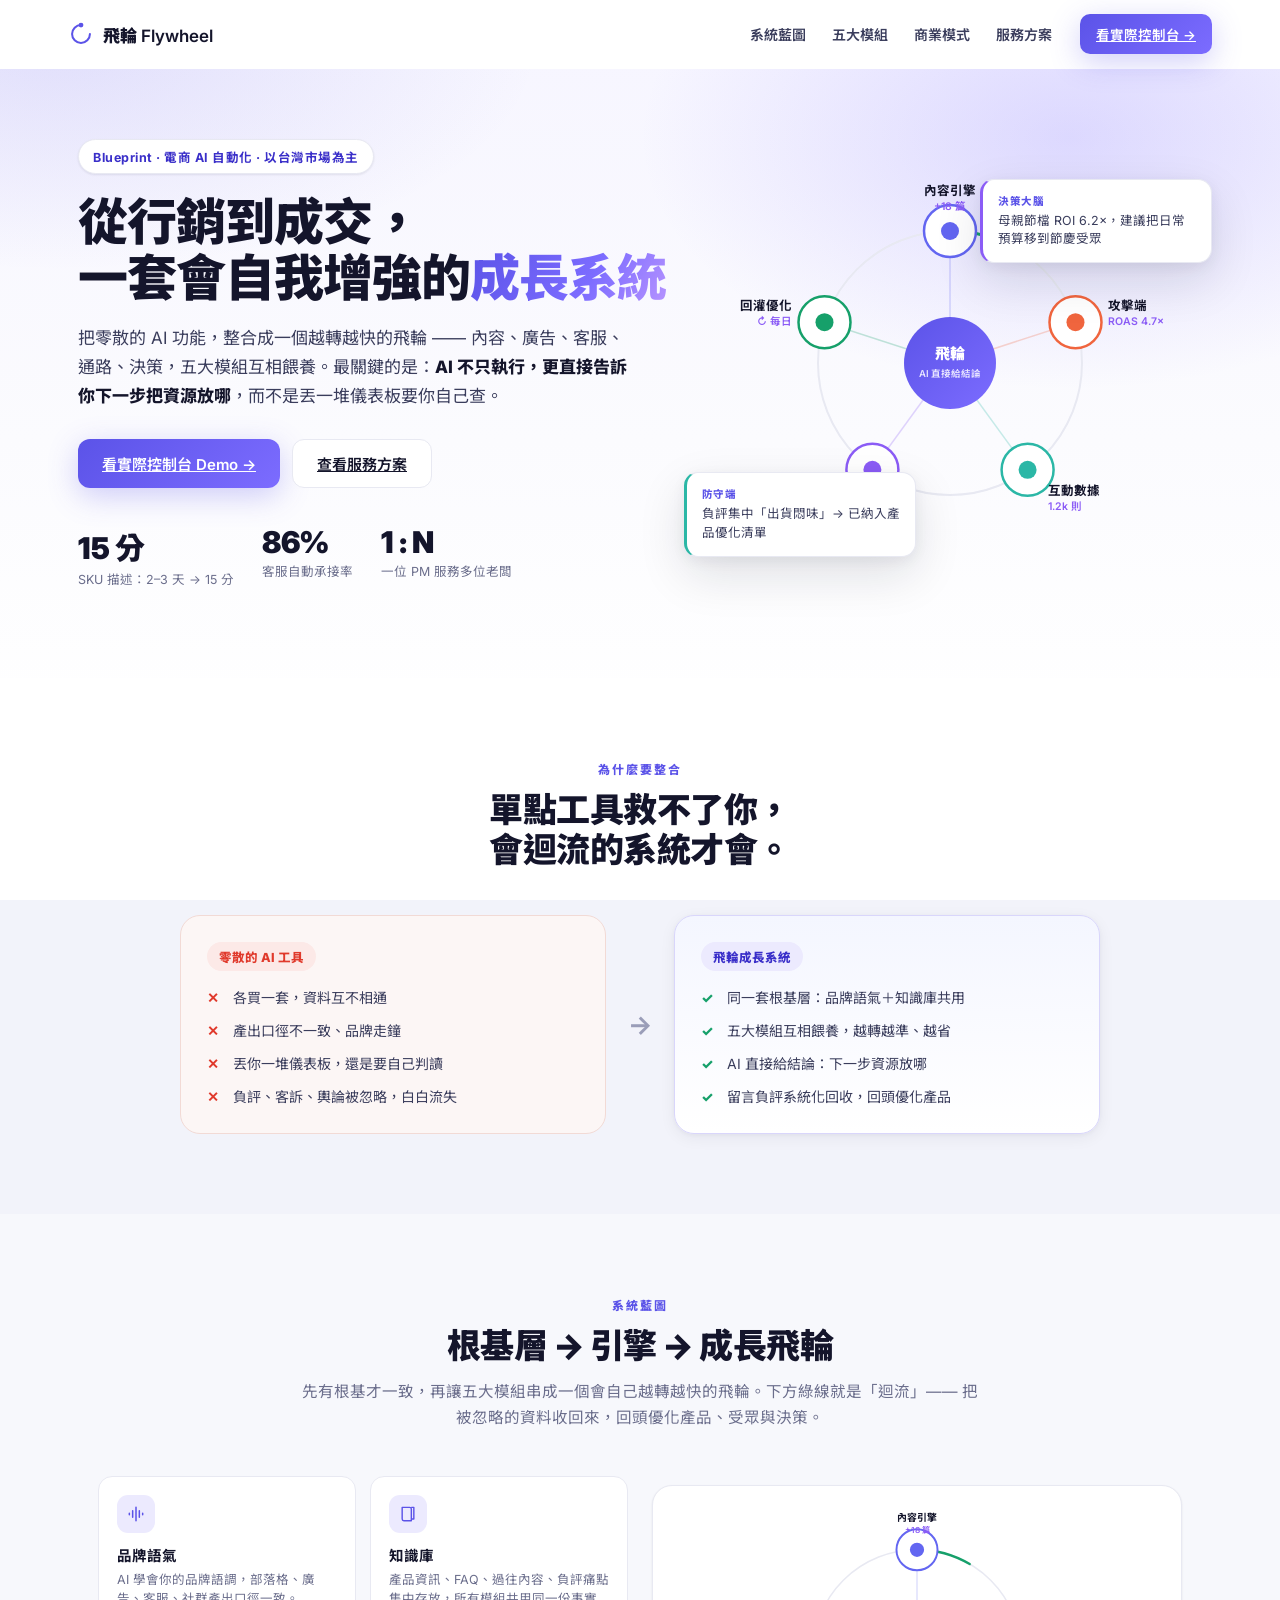
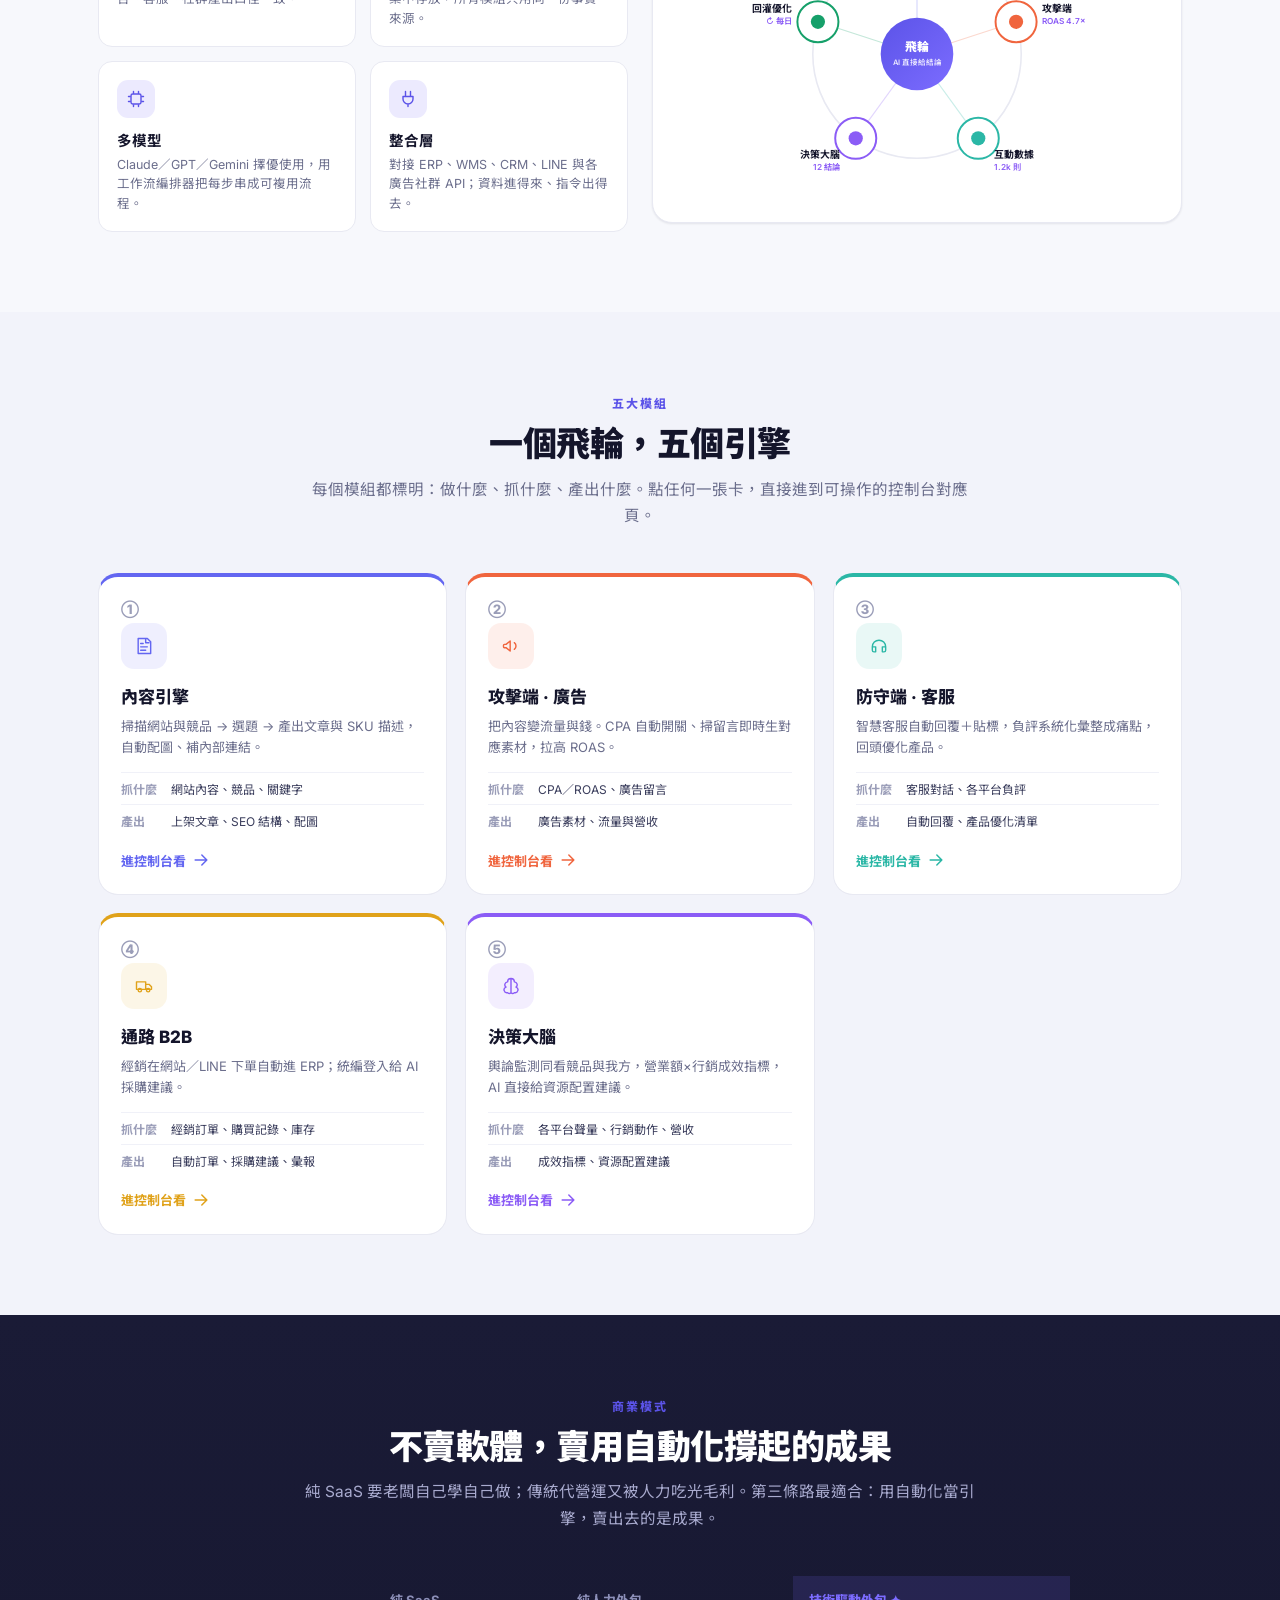
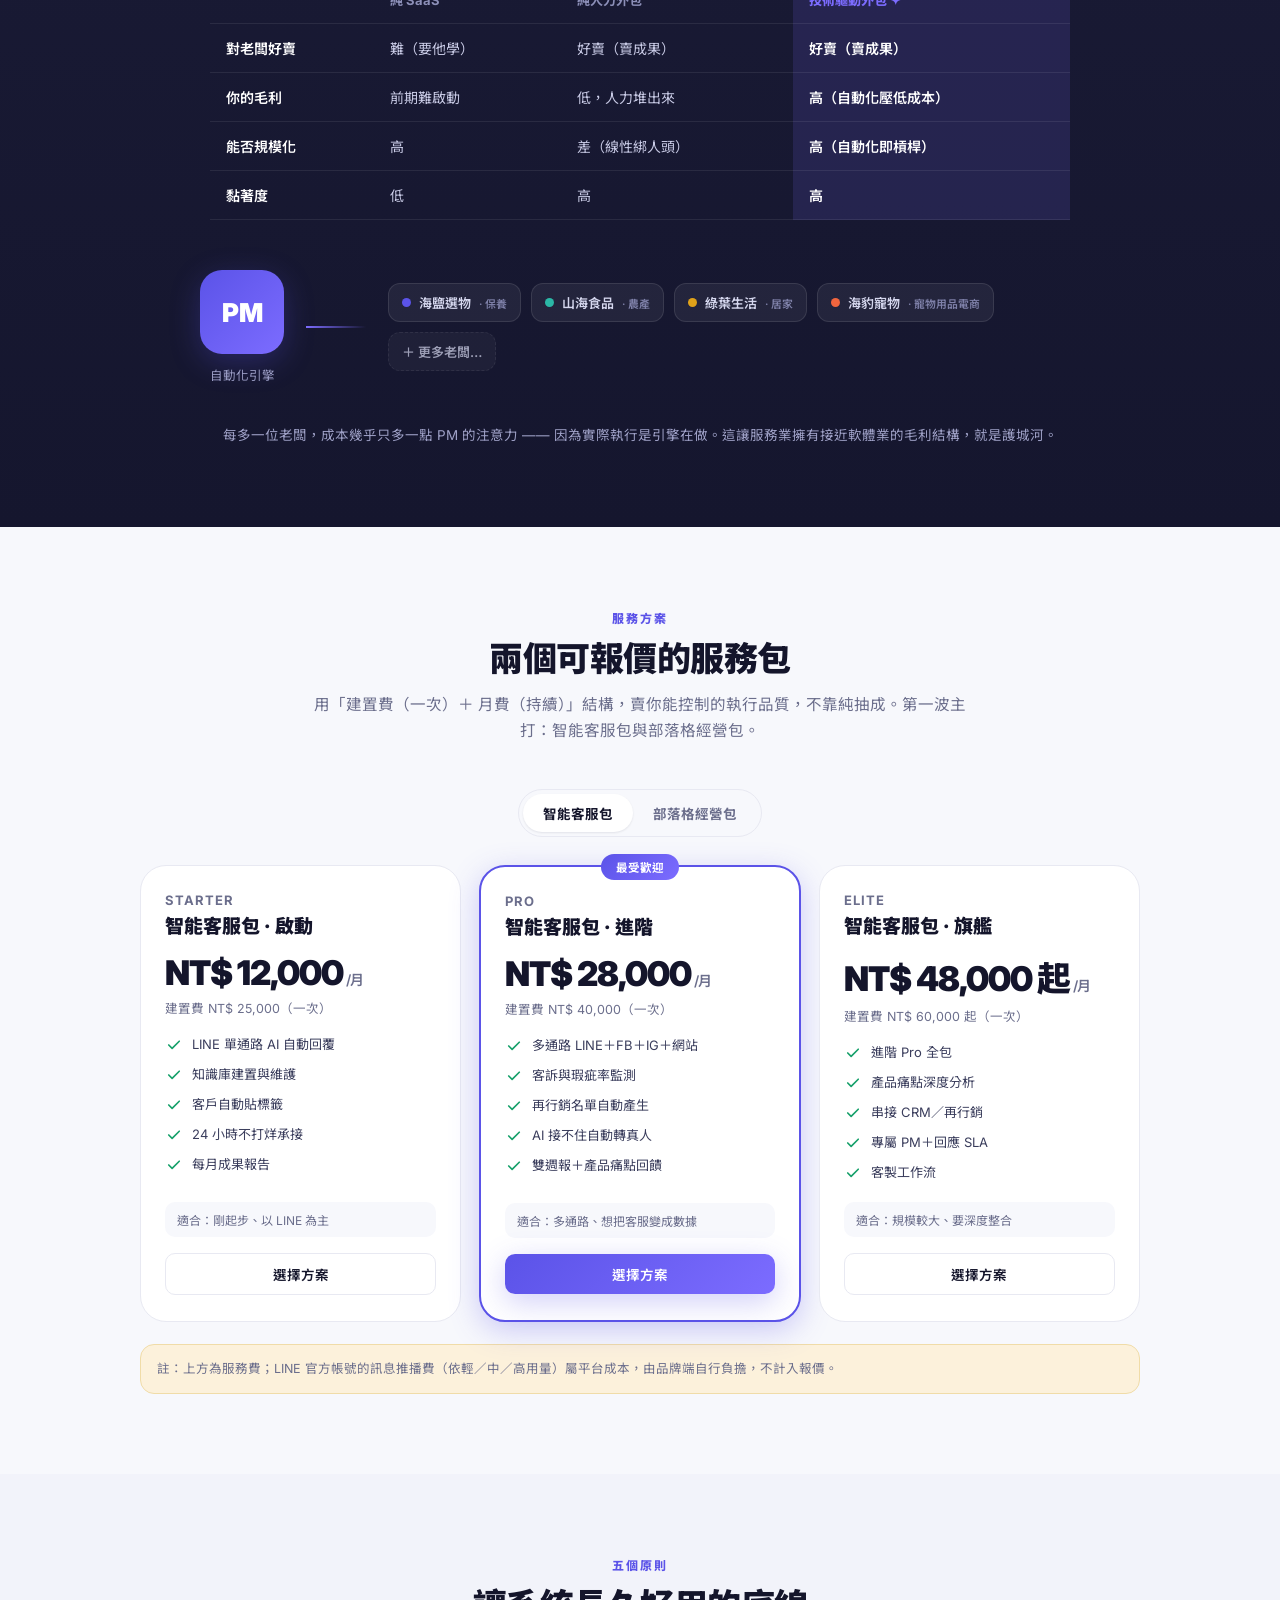
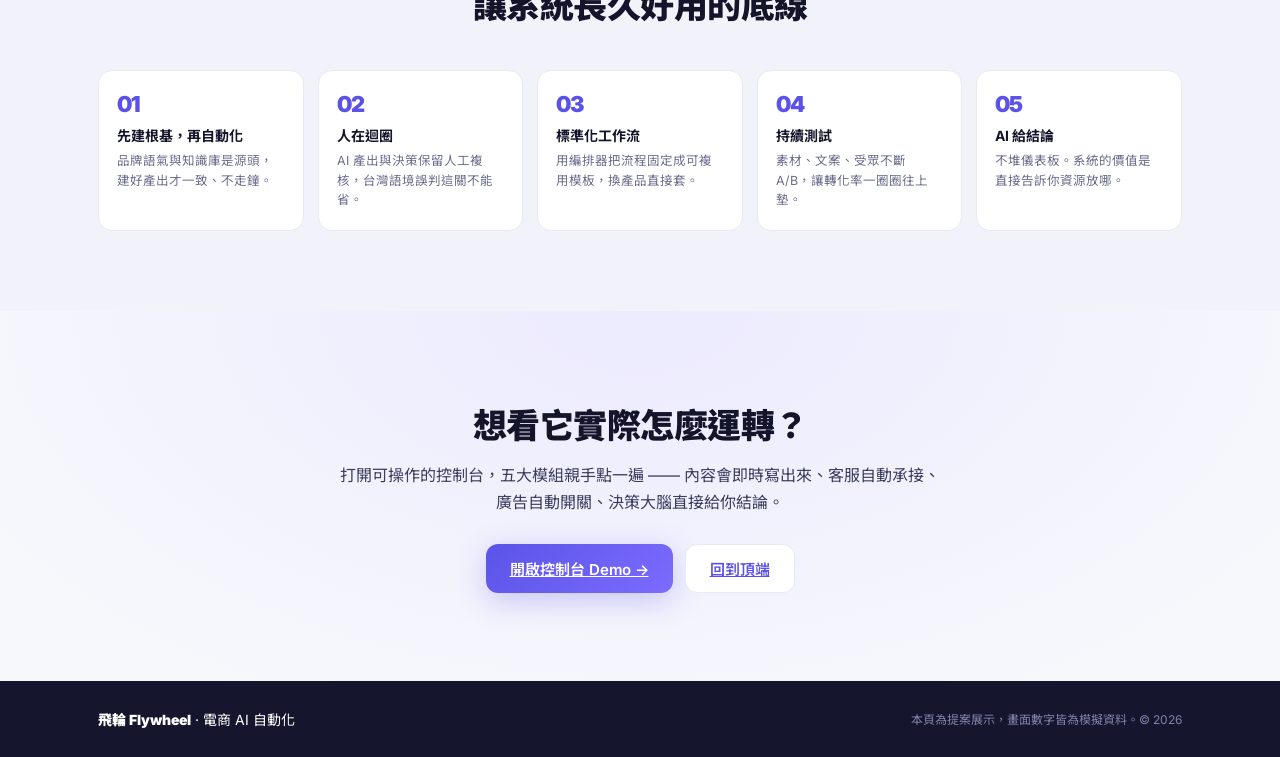
<file: index.html>
<!DOCTYPE html>
<html lang="zh-Hant-TW">
<head>
  <meta charset="UTF-8" />
  <meta name="viewport" content="width=device-width, initial-scale=1.0" />
  <title>電商 AI 自動化 · 從行銷到成交的 GTM 全流程 | 飛輪 Flywheel</title>
  <meta name="description" content="把零散的 AI 功能，整合成一套會自我增強的成長系統。內容、廣告、客服、B2B、決策，五大模組一個飛輪。AI 不只執行，直接給你結論。" />
  <meta property="og:title" content="電商 AI 自動化 · GTM 全流程自動化藍圖" />
  <meta property="og:description" content="不賣軟體，賣用自動化撐起的成果。一位 PM，同時服務多位老闆。" />
  <link rel="preconnect" href="https://fonts.googleapis.com" />
  <link rel="preconnect" href="https://fonts.gstatic.com" crossorigin />
  <link href="https://fonts.googleapis.com/css2?family=Noto+Sans+TC:wght@400;500;700;900&family=Inter:wght@400;500;600;700;800&display=swap" rel="stylesheet" />
  <link rel="stylesheet" href="styles.css?v=4" />
  <link rel="stylesheet" href="landing.css?v=4" />
</head>
<body class="lp">

  <!-- 導覽列 -->
  <header class="lp-nav" id="lpNav">
    <a class="lp-nav__brand" href="#top">
      <svg viewBox="0 0 64 64" width="26" height="26" aria-hidden="true">
        <g class="lp-fly"><circle cx="32" cy="32" r="22" fill="none" stroke="currentColor" stroke-width="5" stroke-dasharray="104 34" stroke-linecap="round"/><circle cx="32" cy="10" r="6" fill="currentColor"/></g>
      </svg>
      <span><strong>飛輪</strong> Flywheel</span>
    </a>
    <nav class="lp-nav__links">
      <a href="#system">系統藍圖</a>
      <a href="#modules">五大模組</a>
      <a href="#business">商業模式</a>
      <a href="#pricing">服務方案</a>
    </nav>
    <a class="btn btn--primary lp-nav__cta" href="console.html">看實際控制台 →</a>
  </header>

  <main id="top">

    <!-- HERO -->
    <section class="hero">
      <div class="hero__bg" aria-hidden="true"></div>
      <div class="hero__inner">
        <div class="hero__copy reveal">
          <span class="hero__eyebrow">Blueprint · 電商 AI 自動化 · 以台灣市場為主</span>
          <h1>從行銷到成交，<br/>一套會自我增強的<span class="grad">成長系統</span></h1>
          <p>把零散的 AI 功能，整合成一個越轉越快的飛輪 —— 內容、廣告、客服、通路、決策，五大模組互相餵養。最關鍵的是：<b>AI 不只執行，更直接告訴你下一步把資源放哪</b>，而不是丟一堆儀表板要你自己查。</p>
          <div class="hero__cta">
            <a class="btn btn--primary btn--lg" href="console.html">看實際控制台 Demo →</a>
            <a class="btn btn--lg" href="#pricing">查看服務方案</a>
          </div>
          <div class="hero__stats" id="heroStats">
            <div class="hero-stat"><strong data-count="15" data-suffix=" 分">0</strong><small>SKU 描述：2–3 天 → 15 分</small></div>
            <div class="hero-stat"><strong data-count="86" data-suffix="%">0</strong><small>客服自動承接率</small></div>
            <div class="hero-stat"><strong>1 : N</strong><small>一位 PM 服務多位老闆</small></div>
          </div>
        </div>
        <div class="hero__visual reveal" id="heroVisual">
          <div class="hero__flywheel" id="heroFlywheel"></div>
          <div class="float-card float-card--a"><span class="fc__src">決策大腦</span><span class="fc__txt">母親節檔 ROI 6.2×，建議把日常預算移到節慶受眾</span></div>
          <div class="float-card float-card--b"><span class="fc__src">防守端</span><span class="fc__txt">負評集中「出貨悶味」→ 已納入產品優化清單</span></div>
        </div>
      </div>
    </section>

    <!-- 痛點 → 解法 -->
    <section class="band">
      <div class="wrap">
        <div class="sec-head reveal">
          <span class="sec-eyebrow">為什麼要整合</span>
          <h2>單點工具救不了你，<br/>會迴流的系統才會。</h2>
        </div>
        <div class="vs reveal">
          <div class="vs__col vs__col--bad">
            <div class="vs__tag">零散的 AI 工具</div>
            <ul>
              <li>各買一套，資料互不相通</li>
              <li>產出口徑不一致、品牌走鐘</li>
              <li>丟你一堆儀表板，還是要自己判讀</li>
              <li>負評、客訴、輿論被忽略，白白流失</li>
            </ul>
          </div>
          <div class="vs__arrow" aria-hidden="true">→</div>
          <div class="vs__col vs__col--good">
            <div class="vs__tag vs__tag--good">飛輪成長系統</div>
            <ul>
              <li>同一套根基層：品牌語氣＋知識庫共用</li>
              <li>五大模組互相餵養，越轉越準、越省</li>
              <li>AI 直接給結論：下一步資源放哪</li>
              <li>留言負評系統化回收，回頭優化產品</li>
            </ul>
          </div>
        </div>
      </div>
    </section>

    <!-- 系統藍圖：根基層 + 飛輪 -->
    <section class="band band--alt" id="system">
      <div class="wrap">
        <div class="sec-head reveal">
          <span class="sec-eyebrow">系統藍圖</span>
          <h2>根基層 → 引擎 → 成長飛輪</h2>
          <p>先有根基才一致，再讓五大模組串成一個會自己越轉越快的飛輪。下方綠線就是「迴流」—— 把被忽略的資料收回來，回頭優化產品、受眾與決策。</p>
        </div>
        <div class="system-grid reveal">
          <div class="foundation" id="foundationGrid"></div>
          <div class="flywheel-card">
            <div id="systemFlywheel"></div>
          </div>
        </div>
      </div>
    </section>

    <!-- 五大模組 -->
    <section class="band" id="modules">
      <div class="wrap">
        <div class="sec-head reveal">
          <span class="sec-eyebrow">五大模組</span>
          <h2>一個飛輪，五個引擎</h2>
          <p>每個模組都標明：做什麼、抓什麼、產出什麼。點任何一張卡，直接進到可操作的控制台對應頁。</p>
        </div>
        <div class="mod-grid" id="modGrid"></div>
      </div>
    </section>

    <!-- 商業模式 -->
    <section class="band band--dark" id="business">
      <div class="wrap">
        <div class="sec-head sec-head--light reveal">
          <span class="sec-eyebrow">商業模式</span>
          <h2>不賣軟體，賣用自動化撐起的成果</h2>
          <p>純 SaaS 要老闆自己學自己做；傳統代營運又被人力吃光毛利。第三條路最適合：用自動化當引擎，賣出去的是成果。</p>
        </div>

        <div class="roads reveal">
          <table class="roads-table">
            <thead><tr><th></th><th>純 SaaS</th><th>純人力外包</th><th class="hl">技術驅動外包 ✦</th></tr></thead>
            <tbody>
              <tr><td>對老闆好賣</td><td>難（要他學）</td><td>好賣（賣成果）</td><td class="hl">好賣（賣成果）</td></tr>
              <tr><td>你的毛利</td><td>前期難啟動</td><td>低，人力堆出來</td><td class="hl">高（自動化壓低成本）</td></tr>
              <tr><td>能否規模化</td><td>高</td><td>差（線性綁人頭）</td><td class="hl">高（自動化即槓桿）</td></tr>
              <tr><td>黏著度</td><td>低</td><td>高</td><td class="hl">高</td></tr>
            </tbody>
          </table>
        </div>

        <div class="leverage reveal">
          <div class="leverage__hub">
            <div class="leverage__pm">PM</div>
            <span>自動化引擎</span>
          </div>
          <div class="leverage__arrow" aria-hidden="true"></div>
          <div class="leverage__bosses" id="leverageBosses"></div>
          <p class="leverage__caption">每多一位老闆，成本幾乎只多一點 PM 的注意力 —— 因為實際執行是引擎在做。這讓服務業擁有接近軟體業的毛利結構，就是護城河。</p>
        </div>
      </div>
    </section>

    <!-- 服務方案 -->
    <section class="band band--alt" id="pricing">
      <div class="wrap">
        <div class="sec-head reveal">
          <span class="sec-eyebrow">服務方案</span>
          <h2>兩個可報價的服務包</h2>
          <p>用「建置費（一次）＋ 月費（持續）」結構，賣你能控制的執行品質，不靠純抽成。第一波主打：智能客服包與部落格經營包。</p>
        </div>
        <div class="price-tabs reveal" id="lpPriceTabs">
          <button class="price-tab is-on" data-tab="cs">智能客服包</button>
          <button class="price-tab" data-tab="blog">部落格經營包</button>
        </div>
        <div id="lpPricing" class="reveal"></div>
      </div>
    </section>

    <!-- 五原則 -->
    <section class="band">
      <div class="wrap">
        <div class="sec-head reveal"><span class="sec-eyebrow">五個原則</span><h2>讓系統長久好用的底線</h2></div>
        <div class="principles" id="principles"></div>
      </div>
    </section>

    <!-- CTA -->
    <section class="cta-band">
      <div class="wrap reveal">
        <h2>想看它實際怎麼運轉？</h2>
        <p>打開可操作的控制台，五大模組親手點一遍 —— 內容會即時寫出來、客服自動承接、廣告自動開關、決策大腦直接給你結論。</p>
        <div class="cta-band__btns">
          <a class="btn btn--primary btn--lg" href="console.html">開啟控制台 Demo →</a>
          <a class="btn btn--lg btn--ghost-light" href="#top">回到頂端</a>
        </div>
      </div>
    </section>
  </main>

  <footer class="lp-foot">
    <div class="wrap">
      <div class="lp-foot__brand"><strong>飛輪 Flywheel</strong> · 電商 AI 自動化</div>
      <div class="lp-foot__note">本頁為提案展示，畫面數字皆為模擬資料。© 2026</div>
    </div>
  </footer>

  <script src="data.js?v=4"></script>
  <script src="landing.js?v=4"></script>
</body>
</html>
</file>
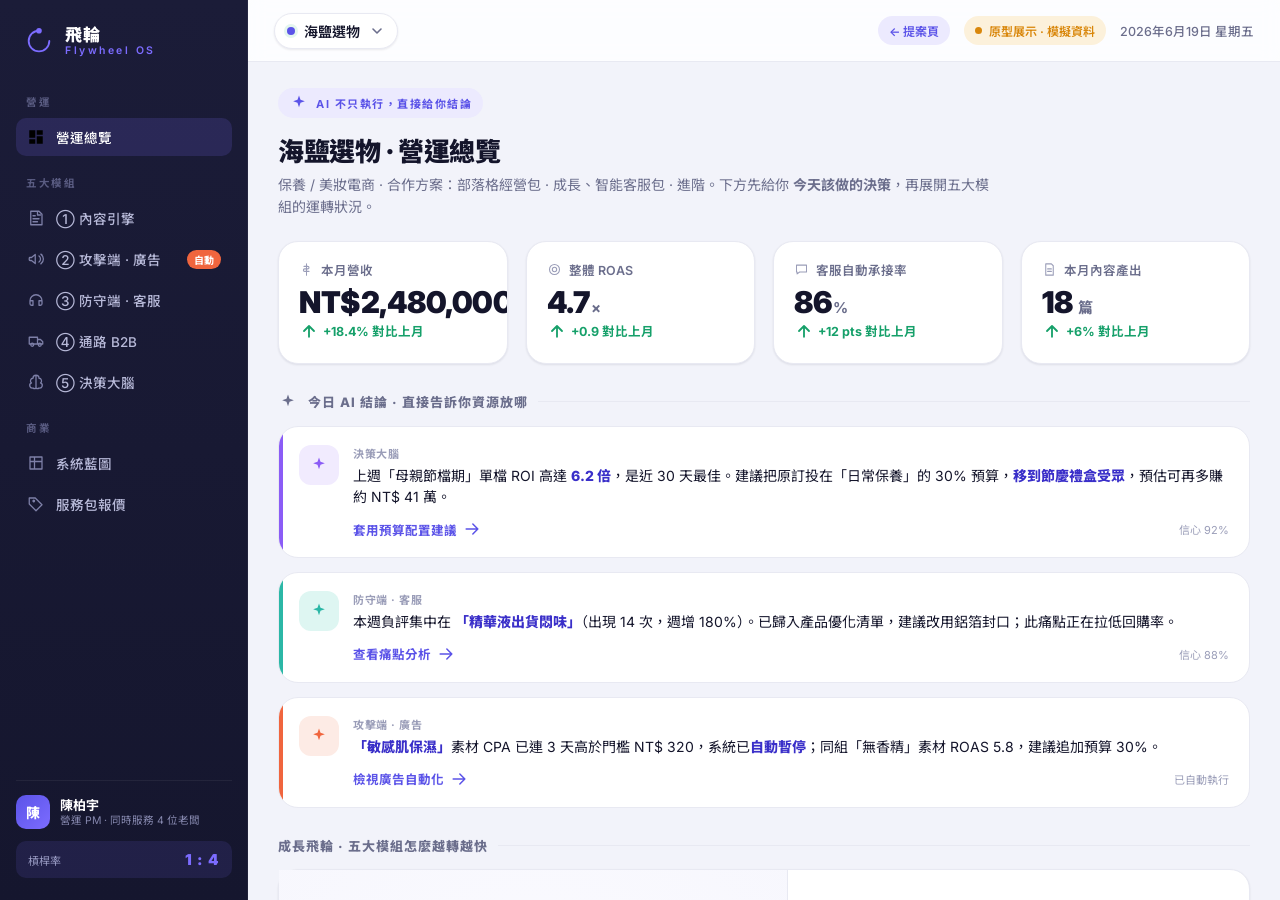
<file: console.html>
<!DOCTYPE html>
<html lang="zh-Hant-TW">
<head>
  <meta charset="UTF-8" />
  <meta name="viewport" content="width=device-width, initial-scale=1.0" />
  <title>飛輪 Flywheel · 電商 AI 自動化營運控制台</title>
  <meta name="description" content="電商 AI 自動化藍圖的可操作產品原型：一位 PM 用同一座控制台同時服務多位老闆。AI 不只執行，直接給你結論。" />
  <link rel="preconnect" href="https://fonts.googleapis.com" />
  <link rel="preconnect" href="https://fonts.gstatic.com" crossorigin />
  <link href="https://fonts.googleapis.com/css2?family=Noto+Sans+TC:wght@400;500;700;900&family=Inter:wght@400;500;600;700&display=swap" rel="stylesheet" />
  <link rel="stylesheet" href="styles.css?v=4" />
</head>
<body>
  <!-- 啟動載入畫面 -->
  <div id="boot" class="boot">
    <div class="boot__mark" aria-hidden="true">
      <svg viewBox="0 0 64 64" width="56" height="56">
        <g class="boot__fly">
          <circle cx="32" cy="32" r="22" fill="none" stroke="currentColor" stroke-width="3" stroke-dasharray="104 34" stroke-linecap="round"/>
          <circle cx="32" cy="10" r="5" fill="currentColor"/>
        </g>
      </svg>
    </div>
    <div class="boot__title">飛輪 Flywheel</div>
    <div class="boot__sub">正在啟動 AI 自動化營運引擎…</div>
  </div>

  <!-- 應用骨架 -->
  <div id="shell" class="shell" hidden>
    <!-- 側邊欄 -->
    <aside class="sidebar">
      <div class="sidebar__brand">
        <span class="brand__logo" aria-hidden="true">
          <svg viewBox="0 0 64 64" width="30" height="30">
            <g class="brand__fly">
              <circle cx="32" cy="32" r="22" fill="none" stroke="currentColor" stroke-width="4" stroke-dasharray="104 34" stroke-linecap="round"/>
              <circle cx="32" cy="10" r="6" fill="currentColor"/>
            </g>
          </svg>
        </span>
        <span class="brand__text">
          <strong>飛輪</strong>
          <small>Flywheel OS</small>
        </span>
      </div>

      <nav class="nav" id="nav" aria-label="主要導覽"></nav>

      <div class="sidebar__foot">
        <div class="pm-card">
          <div class="pm-card__avatar">陳</div>
          <div class="pm-card__meta">
            <strong>陳柏宇</strong>
            <small>營運 PM · 同時服務 4 位老闆</small>
          </div>
        </div>
        <div class="pm-card__leverage">
          <span>槓桿率</span>
          <strong>1 : 4</strong>
        </div>
      </div>
    </aside>
    <div class="sidebar-backdrop" id="sbBackdrop" hidden></div>

    <!-- 主區 -->
    <div class="main">
      <header class="topbar">
        <div class="topbar__left">
          <button class="nav-toggle" id="navToggle" aria-label="開啟選單"><span></span><span></span><span></span></button>
          <button class="client-switch" id="clientSwitch" aria-haspopup="listbox">
            <span class="client-switch__dot"></span>
            <span class="client-switch__name" id="clientName">—</span>
            <svg class="client-switch__chev" viewBox="0 0 16 16" width="16" height="16"><path d="M4 6l4 4 4-4" fill="none" stroke="currentColor" stroke-width="1.6" stroke-linecap="round" stroke-linejoin="round"/></svg>
          </button>
          <div class="client-menu" id="clientMenu" hidden role="listbox"></div>
        </div>
        <div class="topbar__right">
          <a class="env-pill" href="index.html" style="text-decoration:none;color:var(--brand);background:var(--brand-soft)" title="回到提案頁">← 提案頁</a>
          <div class="env-pill" title="此為原型展示，資料為模擬">
            <span class="env-pill__dot"></span> 原型展示 · 模擬資料
          </div>
          <div class="topbar__date" id="topDate"></div>
        </div>
      </header>

      <main class="view" id="view" tabindex="-1"></main>
    </div>
  </div>

  <script src="data.js?v=4"></script>
  <script src="app.js?v=4"></script>
</body>
</html>
</file>
<file: styles.css>
/* ============================================================
   飛輪 Flywheel OS · 設計系統
   電商 AI 自動化營運控制台 — 純前端原型
   ============================================================ */

:root {
  /* 色票 */
  --ink:        #14152B;
  --ink-2:      #3A3D5C;
  --ink-3:      #6B6E8C;
  --ink-4:      #9A9DB8;
  --line:       #E8E9F2;
  --line-2:     #F0F1F8;
  --surface:    #FFFFFF;
  --surface-2:  #F7F8FC;
  --bg:         #F2F3FA;

  /* 品牌 / 模組色 */
  --brand:      #5B53E8;
  --brand-2:    #7C6CFF;
  --brand-ink:  #3A2FC9;
  --brand-soft: #ECEAFE;

  --m1: #6366F1; /* 內容引擎 */
  --m2: #F0653E; /* 攻擊端 */
  --m3: #2BB7A6; /* 防守端 */
  --m4: #E0A21A; /* 通路 B2B */
  --m5: #8B5CF6; /* 決策大腦 */

  --pos:   #16A06A;
  --pos-bg:#E4F6EE;
  --warn:  #D9870B;
  --warn-bg:#FCF1DB;
  --neg:   #E0392B;
  --neg-bg:#FCE9E7;

  /* 陰影 */
  --sh-sm: 0 1px 2px rgba(20,21,43,.05), 0 1px 3px rgba(20,21,43,.04);
  --sh-md: 0 4px 16px rgba(20,21,43,.06), 0 1px 4px rgba(20,21,43,.04);
  --sh-lg: 0 18px 48px rgba(20,21,43,.12), 0 4px 14px rgba(20,21,43,.06);
  --sh-glow: 0 8px 30px rgba(91,83,232,.28);

  /* 形狀 */
  --r-sm: 10px;
  --r:    14px;
  --r-lg: 20px;
  --r-xl: 26px;

  --sans: "Inter", "Noto Sans TC", -apple-system, BlinkMacSystemFont, "PingFang TC", "Microsoft JhengHei", sans-serif;
}

* { box-sizing: border-box; }
[hidden] { display: none !important; } /* 作者樣式設了 display 時，仍讓 hidden 生效 */

html, body {
  margin: 0;
  padding: 0;
  height: 100%;
  background: var(--bg);
  color: var(--ink);
  font-family: var(--sans);
  -webkit-font-smoothing: antialiased;
  text-rendering: optimizeLegibility;
}

body { overflow: hidden; }

button { font-family: inherit; cursor: pointer; }
::selection { background: var(--brand-soft); }

/* 捲軸 */
.view::-webkit-scrollbar, .client-menu::-webkit-scrollbar { width: 10px; }
.view::-webkit-scrollbar-thumb { background: #D7D9E8; border-radius: 99px; border: 3px solid var(--bg); }
.view::-webkit-scrollbar-track { background: transparent; }

/* ============================================================
   啟動畫面
   ============================================================ */
.boot {
  position: fixed; inset: 0; z-index: 100;
  display: flex; flex-direction: column; align-items: center; justify-content: center;
  gap: 14px;
  background: radial-gradient(120% 120% at 50% 18%, #FFFFFF 0%, #F2F3FA 60%, #ECEAFE 130%);
  color: var(--brand);
  transition: opacity .5s ease;
}
.boot.is-hide { opacity: 0; pointer-events: none; }
.boot__fly { transform-origin: 32px 32px; animation: spin 1.1s cubic-bezier(.6,0,.4,1) infinite; }
.boot__title { font-size: 22px; font-weight: 900; color: var(--ink); letter-spacing: .5px; }
.boot__sub { font-size: 13px; color: var(--ink-3); }
@keyframes spin { to { transform: rotate(360deg); } }

/* ============================================================
   骨架
   ============================================================ */
.shell { display: grid; grid-template-columns: 248px 1fr; height: 100vh; height: 100dvh; grid-template-rows: 100vh; grid-template-rows: 100dvh; }

/* 側邊欄 */
.sidebar {
  background: linear-gradient(180deg, #1B1C38 0%, #15162E 100%);
  color: #C9CBE6;
  display: flex; flex-direction: column;
  padding: 22px 16px;
  position: relative;
}
.sidebar::after { content:""; position:absolute; inset:0 0 0 auto; width:1px; background:rgba(255,255,255,.05); }

.sidebar__brand { display: flex; align-items: center; gap: 11px; padding: 4px 8px 22px; }
.brand__logo { color: var(--brand-2); display: grid; place-items: center; }
.brand__fly { transform-origin: 32px 32px; animation: spin 6s linear infinite; }
.brand__text { display: flex; flex-direction: column; line-height: 1.1; }
.brand__text strong { color: #fff; font-size: 17px; font-weight: 900; letter-spacing: 1px; }
.brand__text small { color: var(--brand-2); font-size: 10.5px; letter-spacing: 2.5px; font-weight: 600; }

.nav { display: flex; flex-direction: column; gap: 3px; flex: 1; overflow-y: auto; }
.nav__group { margin-top: 16px; padding: 0 10px 6px; font-size: 10.5px; letter-spacing: 1.6px; color: #5A5C82; font-weight: 700; }
.nav__item {
  display: flex; align-items: center; gap: 11px;
  padding: 9px 11px; border-radius: var(--r-sm);
  color: #B7B9D8; font-size: 13.5px; font-weight: 500;
  border: none; background: transparent; width: 100%; text-align: left;
  transition: background .15s, color .15s;
}
.nav__item:hover { background: rgba(255,255,255,.05); color: #fff; }
.nav__item.is-active { background: rgba(124,108,255,.16); color: #fff; }
.nav__item.is-active .nav__ic { color: var(--brand-2); }
.nav__ic { width: 18px; height: 18px; flex: none; color: #7E80A8; }
.nav__item.is-active .nav__ic { color: var(--brand-2); }
.nav__badge { margin-left: auto; font-size: 10px; font-weight: 700; padding: 2px 7px; border-radius: 99px; background: var(--m2); color: #fff; }
.nav__num { margin-left: auto; font-size: 11px; color: #6A6C92; }

.sidebar__foot { border-top: 1px solid rgba(255,255,255,.06); padding-top: 14px; margin-top: 8px; }
.pm-card { display: flex; align-items: center; gap: 10px; }
.pm-card__avatar { width: 34px; height: 34px; border-radius: 10px; background: linear-gradient(135deg, var(--brand), var(--brand-2)); color:#fff; display: grid; place-items: center; font-weight: 800; font-size: 14px; }
.pm-card__meta { display: flex; flex-direction: column; line-height: 1.25; }
.pm-card__meta strong { color: #fff; font-size: 13px; }
.pm-card__meta small { color: #8688AE; font-size: 10.5px; }
.pm-card__leverage { display: flex; align-items: baseline; justify-content: space-between; margin-top: 12px; padding: 9px 12px; border-radius: var(--r-sm); background: rgba(124,108,255,.12); }
.pm-card__leverage span { font-size: 11px; color: #9A9CC4; }
.pm-card__leverage strong { color: var(--brand-2); font-size: 15px; font-weight: 900; letter-spacing: 1px; }

/* 主區 */
.main { display: flex; flex-direction: column; min-width: 0; min-height: 0; }
.topbar {
  height: 62px; flex: none;
  display: flex; align-items: center; justify-content: space-between;
  padding: 0 26px;
  background: rgba(255,255,255,.8);
  backdrop-filter: saturate(160%) blur(8px);
  border-bottom: 1px solid var(--line);
}
.topbar__left { position: relative; }
.client-switch { display: flex; align-items: center; gap: 9px; padding: 7px 12px; border-radius: 99px; border: 1px solid var(--line); background: var(--surface); box-shadow: var(--sh-sm); font-size: 14px; font-weight: 600; color: var(--ink); }
.client-switch:hover { border-color: var(--brand); }
.client-switch__dot { width: 8px; height: 8px; border-radius: 99px; background: var(--pos); box-shadow: 0 0 0 3px var(--pos-bg); }
.client-switch__chev { color: var(--ink-3); }
.client-menu { position: absolute; top: 48px; left: 0; width: 320px; background: var(--surface); border: 1px solid var(--line); border-radius: var(--r); box-shadow: var(--sh-lg); padding: 7px; z-index: 30; max-height: 70vh; overflow-y: auto; }
.client-opt { display: flex; align-items: center; gap: 12px; padding: 10px 11px; border-radius: var(--r-sm); cursor: pointer; }
.client-opt:hover { background: var(--surface-2); }
.client-opt.is-active { background: var(--brand-soft); }
.client-opt__logo { width: 36px; height: 36px; border-radius: 10px; display: grid; place-items: center; font-weight: 800; color: #fff; font-size: 14px; flex: none; }
.client-opt__meta { flex: 1; line-height: 1.3; min-width: 0; }
.client-opt__meta strong { display: block; font-size: 13.5px; }
.client-opt__meta small { color: var(--ink-3); font-size: 11.5px; }
.client-opt__health { font-size: 11px; font-weight: 700; padding: 3px 8px; border-radius: 99px; }

.topbar__right { display: flex; align-items: center; gap: 14px; }
.env-pill { display: flex; align-items: center; gap: 7px; font-size: 12px; font-weight: 600; color: var(--warn); background: var(--warn-bg); padding: 6px 11px; border-radius: 99px; }
.env-pill__dot { width: 7px; height: 7px; border-radius: 99px; background: var(--warn); }
.topbar__date { font-size: 12.5px; color: var(--ink-3); font-weight: 500; }

.view { flex: 1; min-height: 0; overflow-y: auto; -webkit-overflow-scrolling: touch; padding: 26px 30px 60px; outline: none; }
.view:focus-visible { outline: none; }

/* ============================================================
   通用元件
   ============================================================ */
.page-head { margin-bottom: 22px; }
.page-head__eyebrow { display: inline-flex; align-items: center; gap: 7px; font-size: 11px; font-weight: 700; letter-spacing: 1.5px; color: var(--brand); background: var(--brand-soft); padding: 5px 11px; border-radius: 99px; text-transform: uppercase; }
.page-head h1 { font-size: 26px; font-weight: 900; margin: 13px 0 6px; letter-spacing: -.3px; }
.page-head p { color: var(--ink-3); font-size: 14px; margin: 0; max-width: 720px; line-height: 1.6; }

.card { background: var(--surface); border: 1px solid var(--line); border-radius: var(--r-lg); box-shadow: var(--sh-sm); }
.card--pad { padding: 22px; }
.card__head { display: flex; align-items: center; justify-content: space-between; gap: 12px; margin-bottom: 16px; }
.card__title { font-size: 15.5px; font-weight: 800; display: flex; align-items: center; gap: 9px; }
.card__title .ic { width: 18px; height: 18px; }
.card__sub { font-size: 12.5px; color: var(--ink-3); margin-top: 2px; font-weight: 500; }

.grid { display: grid; gap: 18px; }
/* 避免 grid blowout：讓 grid 子項可縮小於內容最小寬，使內層 overflow 捲動生效 */
.grid > *, .gen-layout > *, .cs-layout > *, .flywheel-wrap > * { min-width: 0; }
.grid-2 { grid-template-columns: 1fr 1fr; }
.grid-3 { grid-template-columns: repeat(3, 1fr); }
.grid-4 { grid-template-columns: repeat(4, 1fr); }
@media (max-width: 1180px) { .grid-4 { grid-template-columns: repeat(2, 1fr); } .grid-3 { grid-template-columns: 1fr 1fr; } }
@media (max-width: 920px) { .grid-2, .grid-3 { grid-template-columns: 1fr; } }

.tag { display: inline-flex; align-items: center; gap: 5px; font-size: 11.5px; font-weight: 600; padding: 3px 9px; border-radius: 99px; background: var(--surface-2); color: var(--ink-2); border: 1px solid var(--line); }
.tag--pos { background: var(--pos-bg); color: var(--pos); border-color: transparent; }
.tag--warn { background: var(--warn-bg); color: var(--warn); border-color: transparent; }
.tag--neg { background: var(--neg-bg); color: var(--neg); border-color: transparent; }
.tag--brand { background: var(--brand-soft); color: var(--brand-ink); border-color: transparent; }

.btn { display: inline-flex; align-items: center; gap: 8px; padding: 10px 16px; border-radius: var(--r-sm); border: 1px solid var(--line); background: var(--surface); color: var(--ink); font-size: 13.5px; font-weight: 600; transition: all .15s; }
.btn:hover { border-color: var(--ink-3); }
.btn--primary { background: linear-gradient(135deg, var(--brand), var(--brand-2)); color: #fff; border: none; box-shadow: var(--sh-glow); }
.btn--primary:hover { filter: brightness(1.06); transform: translateY(-1px); }
.btn--primary:disabled { opacity: .55; box-shadow: none; transform: none; cursor: progress; }
.btn--ghost { background: transparent; border-color: transparent; color: var(--brand); }

.divider { height: 1px; background: var(--line); margin: 16px 0; border: none; }

/* KPI */
.kpi { background: var(--surface); border: 1px solid var(--line); border-radius: var(--r-lg); padding: 18px 20px; box-shadow: var(--sh-sm); position: relative; overflow: hidden; }
.kpi__label { font-size: 12.5px; color: var(--ink-3); font-weight: 600; display: flex; align-items: center; gap: 7px; }
.kpi__label .ic { width: 15px; height: 15px; color: var(--ink-4); }
.kpi__value { font-size: 30px; font-weight: 900; letter-spacing: -.5px; margin: 8px 0 4px; line-height: 1; }
.kpi__value small { font-size: 15px; font-weight: 700; color: var(--ink-3); margin-left: 2px; }
.kpi__delta { font-size: 12.5px; font-weight: 700; display: inline-flex; align-items: center; gap: 4px; }
.kpi__delta.up { color: var(--pos); }
.kpi__delta.down { color: var(--neg); }
.kpi__spark { position: absolute; right: 14px; bottom: 12px; opacity: .5; }

/* AI 結論卡 */
.insight {
  border: 1px solid var(--line); border-radius: var(--r-lg); padding: 18px 20px;
  background: var(--surface); position: relative; overflow: hidden;
  display: flex; gap: 14px;
}
.insight::before { content:""; position: absolute; left: 0; top: 0; bottom: 0; width: 4px; background: var(--brand); }
.insight--m1::before { background: var(--m1); } .insight--m2::before { background: var(--m2); }
.insight--m3::before { background: var(--m3); } .insight--m4::before { background: var(--m4); } .insight--m5::before { background: var(--m5); }
.insight__icon { width: 40px; height: 40px; border-radius: 12px; display: grid; place-items: center; flex: none; background: var(--brand-soft); color: var(--brand); }
.insight--m1 .insight__icon { background: #EEF; color: var(--m1); } .insight--m2 .insight__icon { background: #FDEBE5; color: var(--m2); }
.insight--m3 .insight__icon { background: #DEF6F2; color: var(--m3); } .insight--m4 .insight__icon { background: #FBF1D8; color: var(--m4); } .insight--m5 .insight__icon { background: #F1EBFE; color: var(--m5); }
.insight__body { flex: 1; min-width: 0; }
.insight__src { font-size: 11px; font-weight: 700; letter-spacing: .5px; color: var(--ink-4); text-transform: uppercase; }
.insight__text { font-size: 14px; line-height: 1.55; margin: 4px 0 0; color: var(--ink); }
.insight__text b { color: var(--brand-ink); font-weight: 800; }
.insight__action { margin-top: 11px; display: flex; align-items: center; gap: 9px; }
.insight__cta { font-size: 12.5px; font-weight: 700; color: var(--brand); display: inline-flex; align-items: center; gap: 5px; }
.insight__conf { font-size: 11px; color: var(--ink-4); margin-left: auto; }

/* 飛輪 */
.flywheel-wrap { display: grid; grid-template-columns: 1.05fr .95fr; gap: 0; align-items: stretch; }
.flywheel-stage { padding: 26px; display: grid; place-items: center; background: radial-gradient(120% 120% at 50% 40%, #FBFBFF, #F4F4FC); border-right: 1px solid var(--line); }
.flywheel-side { padding: 26px 26px 26px 28px; display: flex; flex-direction: column; justify-content: center; gap: 14px; }
@media (max-width: 980px) { .flywheel-wrap { grid-template-columns: 1fr; } .flywheel-stage { border-right: none; border-bottom: 1px solid var(--line); } }
.fw-node-card { display: flex; align-items: center; gap: 13px; padding: 12px 14px; border-radius: var(--r); border: 1px solid var(--line); transition: all .2s; background: var(--surface); }
.fw-node-card:hover { box-shadow: var(--sh-md); transform: translateX(3px); }
.fw-node-card__dot { width: 12px; height: 12px; border-radius: 99px; flex: none; }
.fw-node-card__txt strong { font-size: 13.5px; display: block; }
.fw-node-card__txt small { font-size: 11.5px; color: var(--ink-3); }
.fw-node-card__metric { margin-left: auto; font-weight: 800; font-size: 14px; }

/* ============================================================
   內容引擎
   ============================================================ */
.gen-layout { display: grid; grid-template-columns: 340px 1fr; gap: 18px; }
@media (max-width: 1080px) { .gen-layout { grid-template-columns: 1fr; } }
.field { margin-bottom: 14px; }
.field label { display: block; font-size: 12.5px; font-weight: 700; color: var(--ink-2); margin-bottom: 6px; }
.field input, .field select, .field textarea {
  width: 100%; padding: 10px 12px; border: 1px solid var(--line); border-radius: var(--r-sm);
  font-family: inherit; font-size: 13.5px; color: var(--ink); background: var(--surface-2);
  transition: border .15s, background .15s;
}
.field input:focus, .field select:focus, .field textarea:focus { outline: none; border-color: var(--brand); background: #fff; box-shadow: 0 0 0 3px var(--brand-soft); }
.chips { display: flex; flex-wrap: wrap; gap: 7px; }
.chip { font-size: 12px; padding: 6px 11px; border-radius: 99px; border: 1px solid var(--line); background: var(--surface-2); color: var(--ink-2); font-weight: 600; transition: all .15s; }
.chip.is-on { background: var(--brand); color: #fff; border-color: var(--brand); }

.gen-out { min-height: 420px; background: var(--surface-2); border: 1px solid var(--line); border-radius: var(--r); padding: 0; overflow: hidden; }
.gen-out__bar { display: flex; align-items: center; gap: 8px; padding: 11px 16px; border-bottom: 1px solid var(--line); background: var(--surface); }
.gen-out__dots { display: flex; gap: 6px; }
.gen-out__dots i { width: 10px; height: 10px; border-radius: 99px; background: #E1E2EE; display: block; }
.gen-out__file { font-size: 12px; color: var(--ink-3); font-weight: 600; }
.gen-out__live { margin-left: auto; font-size: 11.5px; font-weight: 700; color: var(--m1); display: none; align-items: center; gap: 6px; }
.gen-out__live.on { display: inline-flex; }
.gen-out__live .pulse { width: 8px; height: 8px; border-radius: 99px; background: var(--m1); animation: pulse 1s infinite; }
@keyframes pulse { 0%,100%{opacity:1} 50%{opacity:.3} }
.gen-stream { padding: 20px 22px; font-size: 14px; line-height: 1.75; color: var(--ink); white-space: pre-wrap; min-height: 340px; }
.gen-stream h3 { font-size: 17px; margin: 6px 0 10px; }
.gen-stream .muted { color: var(--ink-4); }
.gen-stream .caret { display: inline-block; width: 8px; height: 17px; background: var(--m1); vertical-align: -3px; animation: pulse .8s infinite; border-radius: 1px; }
.gen-empty { display: grid; place-items: center; height: 340px; text-align: center; color: var(--ink-4); gap: 10px; }
.stat-row { display: flex; gap: 10px; margin-top: 12px; }
.stat-pill { flex: 1; text-align: center; padding: 12px; border-radius: var(--r-sm); background: var(--surface); border: 1px solid var(--line); }
.stat-pill strong { display: block; font-size: 19px; font-weight: 900; color: var(--m1); }
.stat-pill small { font-size: 11px; color: var(--ink-3); }

/* ============================================================
   廣告
   ============================================================ */
.table { width: 100%; border-collapse: collapse; font-size: 13px; }
.table th { text-align: left; font-size: 11.5px; letter-spacing: .5px; color: var(--ink-3); font-weight: 700; padding: 0 14px 11px; border-bottom: 1px solid var(--line); }
.table td { padding: 13px 14px; border-bottom: 1px solid var(--line-2); vertical-align: middle; }
.table tr:last-child td { border-bottom: none; }
.table tr.is-off td { opacity: .5; }
.table__name strong { font-size: 13.5px; } .table__name small { display: block; color: var(--ink-3); font-size: 11.5px; }
.bar-mini { height: 6px; border-radius: 99px; background: var(--line); overflow: hidden; width: 80px; }
.bar-mini i { display: block; height: 100%; border-radius: 99px; }

/* 開關 */
.switch { position: relative; width: 42px; height: 24px; }
.switch input { opacity: 0; width: 0; height: 0; }
.switch__slider { position: absolute; inset: 0; background: #D6D8E6; border-radius: 99px; transition: .25s; }
.switch__slider::before { content:""; position: absolute; width: 18px; height: 18px; left: 3px; top: 3px; background: #fff; border-radius: 99px; transition: .25s; box-shadow: var(--sh-sm); }
.switch input:checked + .switch__slider { background: var(--pos); }
.switch input:checked + .switch__slider::before { transform: translateX(18px); }

.comment-radar { display: flex; flex-direction: column; gap: 10px; }
.comment-row { display: flex; align-items: flex-start; gap: 11px; padding: 12px 14px; border-radius: var(--r); border: 1px solid var(--line); background: var(--surface); }
.comment-row__av { width: 30px; height: 30px; border-radius: 99px; background: var(--surface-2); display: grid; place-items: center; font-size: 13px; flex: none; }
.comment-row__body { flex: 1; font-size: 13px; line-height: 1.5; }
.comment-row__body small { color: var(--ink-3); font-size: 11.5px; }
.comment-row__act { font-size: 11.5px; font-weight: 700; color: var(--m2); margin-top: 6px; display: flex; align-items: center; gap: 5px; }
.comment-row__gen { background: #FDEBE5; border: 1px dashed var(--m2); color: var(--m2); border-radius: var(--r-sm); padding: 8px 11px; font-size: 12px; font-weight: 600; margin-top: 8px; }

/* ============================================================
   客服
   ============================================================ */
.cs-layout { display: grid; grid-template-columns: 1.2fr 1fr; gap: 18px; }
@media (max-width: 1080px) { .cs-layout { grid-template-columns: 1fr; } }
.chat { display: flex; flex-direction: column; gap: 14px; max-height: 460px; overflow-y: auto; padding: 4px; }
.msg { display: flex; gap: 10px; max-width: 86%; animation: rise .35s ease both; }
.msg__av { width: 30px; height: 30px; border-radius: 99px; flex: none; display: grid; place-items: center; font-size: 12px; font-weight: 700; }
.msg__bubble { padding: 10px 13px; border-radius: 14px; font-size: 13.5px; line-height: 1.5; }
.msg__meta { font-size: 10.5px; color: var(--ink-4); margin-top: 4px; }
.msg--user { align-self: flex-start; }
.msg--user .msg__av { background: var(--surface-2); }
.msg--user .msg__bubble { background: var(--surface-2); border: 1px solid var(--line); border-top-left-radius: 4px; }
.msg--ai { align-self: flex-end; flex-direction: row-reverse; }
.msg--ai .msg__av { background: linear-gradient(135deg, var(--m3), #4FD0BF); color: #fff; }
.msg--ai .msg__bubble { background: #E9F8F4; border: 1px solid #CFEFE8; border-top-right-radius: 4px; }
.msg--ai .msg__meta { text-align: right; }
.msg__tags { display: flex; gap: 5px; flex-wrap: wrap; margin-top: 6px; justify-content: flex-end; }
@keyframes rise { from { opacity: 0; transform: translateY(8px); } }
.typing { display: inline-flex; gap: 4px; padding: 4px 2px; }
.typing i { width: 6px; height: 6px; border-radius: 99px; background: var(--m3); animation: bounce 1s infinite; }
.typing i:nth-child(2){ animation-delay:.15s } .typing i:nth-child(3){ animation-delay:.3s }
@keyframes bounce { 0%,60%,100%{ transform: translateY(0); opacity:.4 } 30%{ transform: translateY(-5px); opacity:1 } }

.pain-list { display: flex; flex-direction: column; gap: 11px; }
.pain { padding: 13px 15px; border-radius: var(--r); border: 1px solid var(--line); background: var(--surface); }
.pain__top { display: flex; align-items: center; justify-content: space-between; gap: 10px; }
.pain__name { font-size: 13.5px; font-weight: 700; }
.pain__bar { height: 7px; border-radius: 99px; background: var(--line); margin: 9px 0 7px; overflow: hidden; }
.pain__bar i { display: block; height: 100%; border-radius: 99px; background: linear-gradient(90deg, var(--m3), #4FD0BF); }
.pain__quote { font-size: 12px; color: var(--ink-3); font-style: italic; }

/* ============================================================
   決策大腦 — 圖表
   ============================================================ */
.chart-card { padding: 22px 24px 12px; }
.chart-legend { display: flex; gap: 16px; flex-wrap: wrap; margin-bottom: 6px; }
.chart-legend span { font-size: 12px; color: var(--ink-3); display: inline-flex; align-items: center; gap: 6px; font-weight: 600; }
.lg-dot { width: 11px; height: 11px; border-radius: 3px; } .lg-line { width: 16px; height: 3px; border-radius: 2px; }
.chart-svg { width: 100%; height: auto; display: block; overflow: visible; }
.bar-rev { fill: url(#barGrad); transition: fill .15s; cursor: pointer; }
.bar-rev:hover { fill: var(--m5); }
.mk-line { stroke: var(--m2); stroke-width: 1.4; stroke-dasharray: 3 3; opacity: .5; }
.mk-dot { fill: #fff; stroke: var(--m2); stroke-width: 2.5; cursor: pointer; }
.chart-tip { position: fixed; z-index: 60; background: var(--ink); color: #fff; font-size: 12px; padding: 9px 12px; border-radius: 10px; pointer-events: none; box-shadow: var(--sh-lg); opacity: 0; transition: opacity .12s; max-width: 230px; line-height: 1.5; }
.chart-tip strong { color: #fff; } .chart-tip .ttl { color: var(--brand-2); font-weight: 700; }

.roi-row { display: flex; align-items: center; gap: 12px; padding: 12px 0; border-bottom: 1px solid var(--line-2); }
.roi-row:last-child { border-bottom: none; }
.roi-row__rank { width: 24px; height: 24px; border-radius: 8px; display: grid; place-items: center; font-size: 12px; font-weight: 800; background: var(--surface-2); color: var(--ink-3); }
.roi-row__rank.top { background: var(--brand); color: #fff; }
.roi-row__name { flex: 1; } .roi-row__name strong { font-size: 13.5px; } .roi-row__name small { display: block; color: var(--ink-3); font-size: 11.5px; }
.roi-row__val { text-align: right; } .roi-row__val strong { font-size: 16px; font-weight: 900; } .roi-row__val small { display: block; font-size: 11px; color: var(--ink-3); }

/* 輿論 */
.senti-grid { display: grid; grid-template-columns: repeat(2,1fr); gap: 12px; }
@media (max-width: 720px) { .senti-grid { grid-template-columns: 1fr; } }
.senti { padding: 14px 16px; border-radius: var(--r); border: 1px solid var(--line); background: var(--surface); }
.senti__head { display: flex; align-items: center; justify-content: space-between; margin-bottom: 9px; }
.senti__name { font-size: 13px; font-weight: 700; }
.senti__vol { font-size: 11.5px; color: var(--ink-3); }
.senti-bar { height: 8px; border-radius: 99px; display: flex; overflow: hidden; }
.senti-bar i { height: 100%; } .sb-pos { background: var(--pos); } .sb-neu { background: #C9CCDE; } .sb-neg { background: var(--neg); }
.senti__legend { display: flex; justify-content: space-between; margin-top: 7px; font-size: 11px; color: var(--ink-3); }

/* 危機預警 */
.alert {
  display: flex; gap: 15px; padding: 18px 20px; border-radius: var(--r-lg);
  background: linear-gradient(100deg, #FFF4F2, #FFFAF0);
  border: 1px solid #F7D4CD;
}
.alert__icon { width: 44px; height: 44px; border-radius: 12px; background: var(--neg-bg); color: var(--neg); display: grid; place-items: center; flex: none; }
.alert__body { flex: 1; } .alert__body h4 { margin: 0 0 4px; font-size: 15px; color: var(--neg); }
.alert__body p { margin: 0; font-size: 13px; color: var(--ink-2); line-height: 1.55; }
.alert__rule { margin-top: 9px; font-size: 11.5px; color: var(--ink-3); display: inline-flex; gap: 8px; align-items: center; background: rgba(255,255,255,.7); padding: 5px 10px; border-radius: 8px; }

/* ============================================================
   B2B
   ============================================================ */
.b2b-login { max-width: 420px; }
.b2b-login__head { text-align: center; margin-bottom: 18px; }
.b2b-login__head .biz-ic { width: 52px; height: 52px; border-radius: 15px; background: #FBF1D8; color: var(--m4); display: grid; place-items: center; margin: 0 auto 12px; }
.suggest-card { animation: rise .4s ease both; }
.suggest-grid { display: grid; grid-template-columns: repeat(3,1fr); gap: 12px; margin: 16px 0; }
.suggest-cell { text-align: center; padding: 16px 10px; border-radius: var(--r); background: var(--surface-2); border: 1px solid var(--line); }
.suggest-cell strong { display: block; font-size: 26px; font-weight: 900; color: var(--m4); }
.suggest-cell small { font-size: 11.5px; color: var(--ink-3); }
.suggest-reco { background: #FBF1D8; border: 1px solid #F0DCA8; border-radius: var(--r); padding: 15px 17px; display: flex; gap: 13px; align-items: flex-start; }
.suggest-reco strong { color: var(--m4); }
.dist-row { display: flex; align-items: center; gap: 12px; padding: 12px 0; border-bottom: 1px solid var(--line-2); }
.dist-row:last-child { border: none; }
.dist-row__logo { width: 34px; height: 34px; border-radius: 9px; background: var(--surface-2); display: grid; place-items: center; font-size: 13px; font-weight: 700; color: var(--ink-2); }

/* ============================================================
   報價
   ============================================================ */
.price-tabs { display: inline-flex; padding: 4px; background: var(--surface-2); border-radius: 99px; border: 1px solid var(--line); margin-bottom: 24px; }
.price-tab { padding: 9px 20px; border-radius: 99px; border: none; background: transparent; font-size: 13.5px; font-weight: 700; color: var(--ink-3); }
.price-tab.is-on { background: var(--surface); color: var(--ink); box-shadow: var(--sh-sm); }
.price-grid { display: grid; grid-template-columns: repeat(3,1fr); gap: 18px; }
@media (max-width: 980px) { .price-grid { grid-template-columns: 1fr; } }
.price-card { background: var(--surface); border: 1px solid var(--line); border-radius: var(--r-xl); padding: 26px 24px; position: relative; display: flex; flex-direction: column; transition: all .2s; }
.price-card:hover { box-shadow: var(--sh-md); transform: translateY(-3px); }
.price-card.is-hot { border: 2px solid var(--brand); box-shadow: var(--sh-glow); }
.price-card__flag { position: absolute; top: -13px; left: 50%; transform: translateX(-50%); background: linear-gradient(135deg, var(--brand), var(--brand-2)); color: #fff; font-size: 11.5px; font-weight: 700; padding: 5px 15px; border-radius: 99px; white-space: nowrap; }
.price-card__tier { font-size: 13px; font-weight: 700; color: var(--ink-3); letter-spacing: 1px; }
.price-card__name { font-size: 19px; font-weight: 900; margin: 3px 0 14px; }
.price-card__price { font-size: 34px; font-weight: 900; letter-spacing: -1px; }
.price-card__price small { font-size: 14px; color: var(--ink-3); font-weight: 600; }
.price-card__setup { font-size: 12.5px; color: var(--ink-3); margin: 5px 0 18px; }
.price-card__feats { list-style: none; padding: 0; margin: 0 0 20px; display: flex; flex-direction: column; gap: 11px; flex: 1; }
.price-card__feats li { display: flex; gap: 9px; font-size: 13px; color: var(--ink-2); line-height: 1.45; }
.price-card__feats .ic { color: var(--pos); flex: none; margin-top: 1px; }
.price-card__fit { font-size: 12px; color: var(--ink-3); background: var(--surface-2); border-radius: var(--r-sm); padding: 9px 12px; margin-bottom: 16px; }
.price-note { margin-top: 22px; font-size: 12.5px; color: var(--ink-3); background: var(--warn-bg); border: 1px solid #F0DCA8; border-radius: var(--r); padding: 14px 16px; line-height: 1.6; }

/* 雜項 */
.muted { color: var(--ink-3); }
.flex { display: flex; align-items: center; gap: 10px; }
.between { justify-content: space-between; }
.mt-s { margin-top: 10px; } .mt { margin-top: 18px; } .mt-l { margin-top: 26px; }
.stack-blueprint { display: flex; flex-direction: column; gap: 18px; }
.fade-in { animation: fadeUp .4s ease both; }
@keyframes fadeUp { from { opacity: 0; transform: translateY(10px); } }

.section-title { font-size: 13px; font-weight: 800; letter-spacing: 1px; color: var(--ink-3); text-transform: uppercase; margin: 28px 0 14px; display: flex; align-items: center; gap: 10px; }
.section-title::after { content:""; flex: 1; height: 1px; background: var(--line); }

/* ============================================================
   深化模組 · 新增元件
   ============================================================ */

/* 生成管線 */
.pipe { display: flex; align-items: stretch; gap: 0; }
.pipe-step { flex: 1; display: flex; flex-direction: column; align-items: center; text-align: center; gap: 8px; opacity: .5; transition: opacity .3s; }
.pipe-step.is-active, .pipe-step.is-done { opacity: 1; }
.pipe-step__dot { width: 44px; height: 44px; border-radius: 13px; background: var(--surface-2); border: 1px solid var(--line); color: var(--ink-4); display: grid; place-items: center; position: relative; transition: all .3s; }
.pipe-step.is-active .pipe-step__dot { background: #EEF; border-color: var(--m1); color: var(--m1); box-shadow: 0 0 0 4px rgba(99,102,241,.14); animation: pulse 1s infinite; }
.pipe-step.is-done .pipe-step__dot { background: var(--m1); border-color: var(--m1); color: #fff; }
.pipe-step__num { position: absolute; top: -5px; right: -5px; width: 17px; height: 17px; border-radius: 99px; background: var(--ink); color: #fff; font-size: 10px; display: grid; place-items: center; font-weight: 700; }
.pipe-step.is-done .pipe-step__num { background: var(--pos); }
.pipe-step__txt strong { font-size: 12.5px; display: block; } .pipe-step__txt small { font-size: 10.5px; color: var(--ink-3); }
.pipe-arrow { flex: 0 0 30px; height: 2px; background: var(--line); align-self: flex-start; margin-top: 21px; border-radius: 2px; transition: background .3s; }
.pipe-arrow.is-done { background: var(--m1); }

/* SEO 評分 */
.seo-score { font-size: 26px; font-weight: 900; color: var(--m1); } .seo-score small { font-size: 14px; color: var(--ink-3); font-weight: 600; }
.seo-row { display: flex; align-items: center; gap: 12px; padding: 9px 0; }
.seo-row > span:first-child { flex: 0 0 92px; font-size: 13px; color: var(--ink-2); font-weight: 600; }
.seo-row__bar { flex: 1; height: 8px; border-radius: 99px; background: var(--line); overflow: hidden; }
.seo-row__bar i { display: block; height: 100%; border-radius: 99px; background: linear-gradient(90deg, var(--m1), #A78BFA); transition: width 1s cubic-bezier(.4,0,.2,1); }
.seo-row b { flex: 0 0 28px; text-align: right; font-size: 13px; color: var(--m1); }

/* 火花線 + 趨勢 */
.spark-wrap { display: flex; align-items: center; gap: 9px; }
.spark { overflow: visible; }

/* 預算模擬器 */
.sim { display: grid; grid-template-columns: 1fr 1.3fr; gap: 22px; align-items: center; }
@media (max-width: 860px) { .sim { grid-template-columns: 1fr; } }
.sim__out { display: grid; grid-template-columns: repeat(3,1fr); gap: 12px; }
.sim__cell { text-align: center; padding: 14px 8px; border-radius: var(--r); background: var(--surface-2); border: 1px solid var(--line); }
.sim__cell small { display: block; font-size: 11px; color: var(--ink-3); margin-bottom: 5px; }
.sim__cell strong { font-size: 19px; font-weight: 900; }
.range { -webkit-appearance: none; appearance: none; width: 100%; height: 7px; border-radius: 99px; background: linear-gradient(90deg, var(--m2) 0%, var(--m2) 0%, var(--line) 0%); margin: 14px 0 2px; outline: none; }
.range::-webkit-slider-thumb { -webkit-appearance: none; width: 22px; height: 22px; border-radius: 99px; background: #fff; border: 3px solid var(--m2); cursor: pointer; box-shadow: var(--sh-md); }
.range::-moz-range-thumb { width: 22px; height: 22px; border-radius: 99px; background: #fff; border: 3px solid var(--m2); cursor: pointer; }

/* 標籤 / 周轉橫條 */
.tagbar { display: flex; align-items: center; gap: 12px; padding: 8px 0; }
.tagbar__name { flex: 0 0 78px; font-size: 13px; color: var(--ink-2); font-weight: 600; }
.tagbar__track { flex: 1; height: 9px; border-radius: 99px; background: var(--line); overflow: hidden; }
.tagbar__track i { display: block; height: 100%; border-radius: 99px; transition: width .9s cubic-bezier(.4,0,.2,1); }
.tagbar b { flex: 0 0 46px; text-align: right; font-size: 13px; }

/* 資源配置建議 */
.action-list { display: flex; flex-direction: column; gap: 10px; }
.action { display: flex; align-items: center; gap: 12px; padding: 12px 14px; border-radius: var(--r); border: 1px solid var(--line); background: var(--surface); transition: all .2s; }
.action.is-applied { background: var(--pos-bg); border-color: transparent; }
.action__body { flex: 1; } .action__body strong { font-size: 13.5px; }
.action__impact { font-size: 11.5px; color: var(--pos); font-weight: 700; display: flex; align-items: center; gap: 4px; margin-top: 3px; }
.action__impact svg { width: 13px; height: 13px; }
.action__apply { padding: 7px 14px; font-size: 12.5px; border-color: var(--m5); color: var(--m5); }
.action__apply.is-applied { background: var(--pos); color: #fff; border-color: var(--pos); }

/* B2B 流程動畫 */
.flow { display: flex; align-items: stretch; gap: 0; margin-top: 4px; }
.flow-node { flex: 1; display: flex; flex-direction: column; align-items: center; text-align: center; gap: 6px; padding: 16px 8px; border-radius: var(--r); border: 1px solid var(--line); background: var(--surface-2); opacity: .55; transition: all .3s; }
.flow-node strong { font-size: 13px; } .flow-node small { font-size: 11px; color: var(--ink-3); }
.flow-node__ic { width: 40px; height: 40px; border-radius: 12px; background: #fff; border: 1px solid var(--line); color: var(--ink-4); display: grid; place-items: center; transition: all .3s; }
.flow-node.is-on { opacity: 1; border-color: var(--m4); background: #FBF1D8; }
.flow-node.is-on .flow-node__ic { background: var(--m4); color: #fff; border-color: var(--m4); box-shadow: 0 6px 18px rgba(224,162,26,.3); }
.flow-link { flex: 0 0 34px; height: 2.5px; background: var(--line); align-self: center; position: relative; border-radius: 2px; transition: background .3s; }
.flow-link.is-on { background: var(--m4); }
.flow-link.is-on::after { content:""; position: absolute; right: -2px; top: -3px; border-left: 7px solid var(--m4); border-top: 4px solid transparent; border-bottom: 4px solid transparent; }
@media (max-width: 820px) {
  .flow, .pipe { flex-direction: column; gap: 10px; }
  .flow-link, .pipe-arrow { display: none; }
  .pipe-step, .flow-node { flex-direction: row; text-align: left; align-items: center; justify-content: flex-start; gap: 13px; }
  .flow-node { padding: 12px 14px; }
  .pipe-step__txt, .flow-node strong { flex: 1; }
}

/* ============================================================
   手機 RWD（漢堡抽屜側邊欄）
   ============================================================ */
.nav-toggle { display: none; flex-direction: column; gap: 4px; width: 38px; height: 38px; border: 1px solid var(--line); background: var(--surface); border-radius: 10px; align-items: center; justify-content: center; flex: none; }
.nav-toggle span { width: 18px; height: 2px; background: var(--ink-2); border-radius: 2px; }
.sidebar-backdrop { position: fixed; inset: 0; background: rgba(15,16,40,.45); z-index: 55; }
.table-scroll { width: 100%; }

@media (max-width: 760px) {
  .shell { grid-template-columns: 1fr; }
  /* 蓋過行內 grid-template-columns，讓所有雙/三欄在手機收成單欄 */
  .grid-2, .grid-3 { grid-template-columns: 1fr !important; }
  .nav-toggle { display: flex; }
  .sidebar {
    position: fixed; top: 0; left: 0; bottom: 0; width: 264px; z-index: 60;
    transform: translateX(-100%); transition: transform .28s cubic-bezier(.2,.7,.2,1);
  }
  .sidebar.is-open { transform: none; box-shadow: 0 24px 70px rgba(0,0,0,.5); }
  .sidebar::after { display: none; }

  .topbar { padding: 0 12px; gap: 8px; height: 58px; }
  .topbar__date { display: none; }
  .topbar__right div.env-pill { display: none; }          /* 留「提案頁」連結即可 */
  .topbar__left { display: flex; align-items: center; gap: 8px; }
  .client-switch { padding: 6px 10px; font-size: 13px; }
  .client-menu { width: calc(100vw - 24px); left: 0; }

  .view { padding: 16px 13px 78px; }
  .page-head h1 { font-size: 21px; }
  .page-head p { font-size: 13px; }
  .page-head__eyebrow { font-size: 10.5px; }
  .kpi { padding: 13px 14px; }
  .kpi__value { font-size: 21px; }
  .kpi__value small { font-size: 12px; }
  .section-title { margin: 22px 0 12px; font-size: 12px; }

  .card--pad { padding: 16px; }
  .table-scroll { overflow-x: auto; -webkit-overflow-scrolling: touch; }
  .table-scroll .table { min-width: 460px; }
  .flywheel-stage { padding: 14px; }
  .chart-tip { display: none; }                            /* 觸控無 hover */
  .spark-wrap { flex-wrap: wrap; justify-content: flex-end; }
  .card__head { flex-wrap: wrap; }
  .stat-pill { min-width: 0; }
  .stat-pill strong { font-size: 16px; }
  .stat-pill small { font-size: 10px; }
  .stat-row { gap: 8px; }
}

@media (max-width: 480px) {
  .sim__out { grid-template-columns: 1fr; }
  .price-card { padding: 22px 18px; }
  .insight__icon { width: 34px; height: 34px; }
  .tagbar__name { flex-basis: 66px; font-size: 12px; }
}
</file>
<file: landing.css>
/* ============================================================
   飛輪 Flywheel · Landing / 提案頁
   沿用 styles.css 的設計 token（:root），這裡只加版面
   ============================================================ */

body.lp { overflow: auto; background: var(--surface); }
.lp * { box-sizing: border-box; }
.wrap { max-width: 1140px; margin: 0 auto; padding: 0 28px; }
.grad { background: linear-gradient(120deg, var(--brand), var(--brand-2) 60%, #B794FF); -webkit-background-clip: text; background-clip: text; color: transparent; }

/* 捲動揭露 */
.reveal { opacity: 0; transform: translateY(22px); transition: opacity .7s ease, transform .7s cubic-bezier(.2,.7,.2,1); }
.reveal.in { opacity: 1; transform: none; }

/* 導覽列 */
.lp-nav {
  position: sticky; top: 0; z-index: 50;
  display: flex; align-items: center; gap: 20px;
  padding: 14px 28px; max-width: 1200px; margin: 0 auto;
  background: rgba(255,255,255,.82); backdrop-filter: saturate(160%) blur(12px);
  border-bottom: 1px solid transparent;
}
.lp-nav.scrolled { border-bottom-color: var(--line); }
.lp-nav__brand { display: flex; align-items: center; gap: 9px; color: var(--brand); text-decoration: none; font-size: 17px; }
.lp-nav__brand span { color: var(--ink); font-weight: 600; } .lp-nav__brand strong { font-weight: 900; }
.lp-fly { transform-origin: 32px 32px; animation: spin 7s linear infinite; }
.lp-nav__links { display: flex; gap: 26px; margin-left: auto; }
.lp-nav__links a { color: var(--ink-2); text-decoration: none; font-size: 14px; font-weight: 600; transition: color .15s; }
.lp-nav__links a:hover { color: var(--brand); }
.lp-nav__cta { margin-left: 8px; }
@media (max-width: 820px) { .lp-nav__links { display: none; } .lp-nav__cta { margin-left: auto; } }

.btn--lg { padding: 13px 24px; font-size: 15px; border-radius: 12px; }
.btn--ghost-light { background: rgba(255,255,255,.12); color: #fff; border-color: rgba(255,255,255,.25); }
.btn--ghost-light:hover { background: rgba(255,255,255,.2); }

/* ============================================================
   HERO
   ============================================================ */
.hero { position: relative; overflow: hidden; padding: 70px 0 90px; }
.hero__bg {
  position: absolute; inset: -10% -10% auto; height: 720px;
  background:
    radial-gradient(40% 50% at 78% 18%, rgba(124,108,255,.22), transparent 70%),
    radial-gradient(45% 45% at 12% 5%, rgba(91,83,232,.14), transparent 70%),
    linear-gradient(180deg, #F6F5FF 0%, #FBFBFE 60%, var(--surface) 100%);
}
.hero__inner { position: relative; max-width: 1180px; margin: 0 auto; padding: 0 28px; display: grid; grid-template-columns: 1.08fr .92fr; gap: 30px; align-items: center; }
@media (max-width: 940px) { .hero__inner { grid-template-columns: 1fr; } .hero__visual { order: -1; } }

.hero__eyebrow { display: inline-block; font-size: 12.5px; font-weight: 700; letter-spacing: .5px; color: var(--brand-ink); background: #fff; border: 1px solid var(--line); padding: 7px 14px; border-radius: 99px; box-shadow: var(--sh-sm); }
.hero h1 { font-size: 50px; line-height: 1.12; font-weight: 900; letter-spacing: -1px; margin: 20px 0 18px; }
.hero__copy > p { font-size: 17px; line-height: 1.7; color: var(--ink-2); max-width: 560px; margin: 0 0 28px; }
.hero__copy b { color: var(--ink); font-weight: 800; }
.hero__cta { display: flex; gap: 12px; flex-wrap: wrap; }
@media (max-width: 560px) { .hero h1 { font-size: 36px; } }

.hero__stats { display: flex; gap: 28px; margin-top: 36px; flex-wrap: wrap; }
.hero-stat strong { display: block; font-size: 30px; font-weight: 900; color: var(--ink); letter-spacing: -.5px; }
.hero-stat small { font-size: 12.5px; color: var(--ink-3); }

/* Hero 視覺：飛輪 + 浮動結論卡 */
.hero__visual { position: relative; display: grid; place-items: center; min-height: 420px; }
.hero__flywheel { width: 100%; max-width: 440px; }
.float-card {
  position: absolute; width: 232px; background: var(--surface); border: 1px solid var(--line);
  border-radius: 14px; padding: 13px 15px; box-shadow: var(--sh-lg);
  display: flex; flex-direction: column; gap: 4px;
}
.float-card .fc__src { font-size: 10.5px; font-weight: 800; letter-spacing: .5px; color: var(--brand); text-transform: uppercase; }
.float-card .fc__txt { font-size: 12.5px; line-height: 1.5; color: var(--ink-2); }
.float-card--a { top: 6%; right: -2%; animation: floaty 5s ease-in-out infinite; border-left: 3px solid var(--m5); }
.float-card--b { bottom: 4%; left: -3%; animation: floaty 5.6s ease-in-out infinite .8s; border-left: 3px solid var(--m3); }
@keyframes floaty { 0%,100%{ transform: translateY(0); } 50%{ transform: translateY(-12px); } }
@media (max-width: 940px) { .float-card--a { right: 2%; } .float-card--b { left: 2%; } }
@media (max-width: 560px) { .float-card { display: none; } }

/* ============================================================
   區段
   ============================================================ */
.band { padding: 80px 0; }
.band--alt { background: var(--surface-2); }
.band--dark { background: linear-gradient(180deg, #1A1B36, #15162E); }
.sec-head { max-width: 680px; margin: 0 auto 44px; text-align: center; }
.sec-eyebrow { font-size: 12px; font-weight: 800; letter-spacing: 2px; color: var(--brand); text-transform: uppercase; }
.sec-head h2 { font-size: 34px; font-weight: 900; letter-spacing: -.5px; margin: 12px 0 12px; line-height: 1.2; }
.sec-head p { font-size: 15.5px; line-height: 1.7; color: var(--ink-3); margin: 0; }
.sec-head--light h2 { color: #fff; } .sec-head--light p { color: #A9ABCF; }

/* 痛點 vs 解法 */
.vs { display: grid; grid-template-columns: 1fr auto 1fr; gap: 22px; align-items: center; max-width: 920px; margin: 0 auto; }
@media (max-width: 760px) { .vs { grid-template-columns: 1fr; } .vs__arrow { transform: rotate(90deg); } }
.vs__col { border-radius: var(--r-lg); padding: 26px; border: 1px solid var(--line); background: var(--surface); }
.vs__col--bad { background: #FCF6F5; border-color: #F2DAD5; }
.vs__col--good { background: linear-gradient(180deg, #F4F6FF, #fff); border-color: #D9D6FB; box-shadow: var(--sh-md); }
.vs__tag { display: inline-block; font-size: 12.5px; font-weight: 800; padding: 5px 12px; border-radius: 99px; background: var(--neg-bg); color: var(--neg); margin-bottom: 16px; }
.vs__tag--good { background: var(--brand-soft); color: var(--brand-ink); }
.vs__col ul { list-style: none; padding: 0; margin: 0; display: flex; flex-direction: column; gap: 12px; }
.vs__col li { position: relative; padding-left: 26px; font-size: 14px; line-height: 1.5; color: var(--ink-2); }
.vs__col--bad li::before { content: "✕"; position: absolute; left: 0; color: var(--neg); font-weight: 800; }
.vs__col--good li::before { content: "✓"; position: absolute; left: 0; color: var(--pos); font-weight: 800; }
.vs__arrow { font-size: 26px; color: var(--ink-4); font-weight: 700; }

/* 系統：根基 + 飛輪 */
.system-grid { display: grid; grid-template-columns: 1fr 1fr; gap: 24px; align-items: center; }
@media (max-width: 900px) { .system-grid { grid-template-columns: 1fr; } }
.foundation { display: grid; grid-template-columns: 1fr 1fr; gap: 14px; }
@media (max-width: 460px) { .foundation { grid-template-columns: 1fr; } }
.found-card { background: var(--surface); border: 1px solid var(--line); border-radius: var(--r); padding: 18px; }
.found-card__ic { width: 38px; height: 38px; border-radius: 11px; background: var(--brand-soft); color: var(--brand); display: grid; place-items: center; margin-bottom: 11px; }
.found-card strong { font-size: 14.5px; display: block; margin-bottom: 5px; }
.found-card p { font-size: 12.5px; line-height: 1.55; color: var(--ink-3); margin: 0; }
.flywheel-card { background: var(--surface); border: 1px solid var(--line); border-radius: var(--r-lg); padding: 18px; box-shadow: var(--sh-sm); display: grid; place-items: center; }
.fly-svg { width: 100%; max-width: 380px; display: block; margin: auto; overflow: visible; }

/* 五大模組 */
.mod-grid { display: grid; grid-template-columns: repeat(3, 1fr); gap: 18px; }
@media (max-width: 940px) { .mod-grid { grid-template-columns: 1fr 1fr; } }
@media (max-width: 620px) { .mod-grid { grid-template-columns: 1fr; } }
.mod-card { display: block; text-decoration: none; color: inherit; background: var(--surface); border: 1px solid var(--line); border-top: 4px solid var(--m1); border-radius: var(--r-lg); padding: 24px 22px; transition: all .2s; }
.mod-card:hover { transform: translateY(-4px); box-shadow: var(--sh-lg); }
.mod-card__no { font-size: 13px; font-weight: 800; color: var(--ink-4); }
.mod-card__ic { width: 46px; height: 46px; border-radius: 13px; display: grid; place-items: center; margin: 6px 0 14px; }
.mod-card h3 { font-size: 17px; font-weight: 800; margin: 0 0 8px; }
.mod-card p { font-size: 13px; line-height: 1.6; color: var(--ink-3); margin: 0 0 14px; }
.mod-card__row { font-size: 12px; color: var(--ink-2); padding: 7px 0; border-top: 1px solid var(--line-2); display: flex; gap: 8px; }
.mod-card__row b { color: var(--ink-4); flex: 0 0 42px; font-weight: 700; }
.mod-card__go { margin-top: 14px; font-size: 13px; font-weight: 700; display: inline-flex; align-items: center; gap: 5px; }

/* 商業模式：比較表 + 槓桿 */
.roads { max-width: 860px; margin: 0 auto 50px; overflow-x: auto; }
.roads-table { width: 100%; border-collapse: separate; border-spacing: 0; color: #C9CBE6; font-size: 14px; min-width: 620px; }
.roads-table th, .roads-table td { padding: 14px 16px; text-align: left; border-bottom: 1px solid rgba(255,255,255,.08); }
.roads-table thead th { font-size: 13px; color: #8C8FB8; font-weight: 700; }
.roads-table tbody td:first-child, .roads-table thead th:first-child { color: #fff; font-weight: 600; }
.roads-table .hl { background: rgba(124,108,255,.14); color: #fff; }
.roads-table thead .hl { color: var(--brand-2); font-weight: 800; }
.roads-table tbody tr td.hl { font-weight: 600; }
.roads-table tr td.hl:first-of-type { border-radius: 0; }

.leverage { max-width: 880px; margin: 0 auto; display: grid; grid-template-columns: auto auto 1fr; gap: 22px; align-items: center; }
@media (max-width: 760px) { .leverage { grid-template-columns: 1fr; text-align: center; } }
.leverage__hub { text-align: center; }
.leverage__pm { width: 84px; height: 84px; border-radius: 22px; margin: 0 auto 10px; background: linear-gradient(135deg, var(--brand), var(--brand-2)); color: #fff; display: grid; place-items: center; font-size: 26px; font-weight: 900; box-shadow: var(--sh-glow); }
.leverage__hub span { font-size: 12.5px; color: #9A9CC4; }
.leverage__arrow { width: 60px; height: 2px; background: linear-gradient(90deg, var(--brand-2), transparent); position: relative; }
@media (max-width: 760px) { .leverage__arrow { display: none; } }
.leverage__bosses { display: flex; flex-wrap: wrap; gap: 10px; }
.boss-chip { display: flex; align-items: center; gap: 8px; padding: 9px 13px; border-radius: 12px; background: rgba(255,255,255,.06); border: 1px solid rgba(255,255,255,.1); color: #D5D7EE; font-size: 13px; font-weight: 600; }
.boss-chip__dot { width: 9px; height: 9px; border-radius: 99px; }
.leverage__caption { grid-column: 1 / -1; font-size: 13.5px; line-height: 1.7; color: #9EA0C6; margin: 18px 0 0; text-align: center; }

/* 報價（沿用 styles.css 的 price-card；這裡只調容器與置中 tabs） */
#pricing .price-tabs { display: flex; justify-content: center; width: max-content; margin: 0 auto 28px; }
.lp-price-grid { display: grid; grid-template-columns: repeat(3, 1fr); gap: 18px; max-width: 1000px; margin: 0 auto; }
@media (max-width: 920px) { .lp-price-grid { grid-template-columns: 1fr; max-width: 460px; } }
.lp-price-note { max-width: 1000px; margin: 22px auto 0; font-size: 12.5px; color: var(--ink-3); background: var(--warn-bg); border: 1px solid #F0DCA8; border-radius: var(--r); padding: 14px 16px; line-height: 1.6; }

/* 五原則 */
.principles { display: grid; grid-template-columns: repeat(5, 1fr); gap: 14px; }
@media (max-width: 900px) { .principles { grid-template-columns: 1fr 1fr; } }
@media (max-width: 520px) { .principles { grid-template-columns: 1fr; } }
.principle { background: var(--surface); border: 1px solid var(--line); border-radius: var(--r); padding: 20px 18px; }
.principle__no { font-size: 22px; font-weight: 900; color: var(--brand); letter-spacing: -1px; }
.principle strong { display: block; font-size: 14px; margin: 8px 0 6px; }
.principle p { font-size: 12.5px; line-height: 1.55; color: var(--ink-3); margin: 0; }

/* CTA band */
.cta-band { padding: 88px 0; text-align: center; background: radial-gradient(60% 120% at 50% 0%, #ECEAFE, var(--surface-2)); }
.cta-band h2 { font-size: 34px; font-weight: 900; margin: 0 0 14px; letter-spacing: -.5px; }
.cta-band p { font-size: 16px; line-height: 1.7; color: var(--ink-2); max-width: 600px; margin: 0 auto 28px; }
.cta-band__btns { display: flex; gap: 12px; justify-content: center; flex-wrap: wrap; }
.cta-band .btn--ghost-light { color: var(--brand); background: #fff; border-color: var(--line); }

/* 手機 RWD */
@media (max-width: 600px) {
  .lp-nav { padding: 11px 16px; gap: 10px; }
  .lp-nav__cta { padding: 9px 14px; font-size: 13px; }
  .hero { padding: 36px 0 56px; }
  .hero__inner { padding: 0 18px; gap: 24px; }
  .hero h1 { font-size: 33px; }
  .hero__copy > p { font-size: 15px; }
  .hero__stats { gap: 18px 24px; margin-top: 26px; }
  .hero-stat strong { font-size: 25px; }
  .hero__visual { min-height: 300px; }
  .fly-svg { max-width: 300px; }
  .band { padding: 54px 0; }
  .wrap { padding: 0 18px; }
  .sec-head { margin-bottom: 30px; }
  .sec-head h2 { font-size: 26px; }
  .sec-head p { font-size: 14px; }
  .vs__col { padding: 20px; }
  .cta-band { padding: 60px 0; }
  .cta-band h2 { font-size: 26px; }
  .cta-band p { font-size: 14.5px; }
  .btn--lg { padding: 12px 20px; font-size: 14px; }
  .leverage__caption { font-size: 12.5px; }
  .roads { border: 1px solid rgba(255,255,255,.1); border-radius: var(--r); }
  .roads-table { font-size: 12.5px; min-width: 480px; }
  .roads-table th, .roads-table td { padding: 10px 11px; }
  .leverage { gap: 16px; }
  .principle { padding: 16px 15px; }
  .found-card { padding: 15px; }
  .mod-card { padding: 20px 18px; }
}

/* footer */
.lp-foot { background: #15162E; padding: 28px 0; }
.lp-foot .wrap { display: flex; justify-content: space-between; align-items: center; gap: 12px; flex-wrap: wrap; }
.lp-foot__brand { color: #fff; font-size: 14px; } .lp-foot__brand strong { font-weight: 900; }
.lp-foot__note { color: #7E80A8; font-size: 12px; }
</file>
